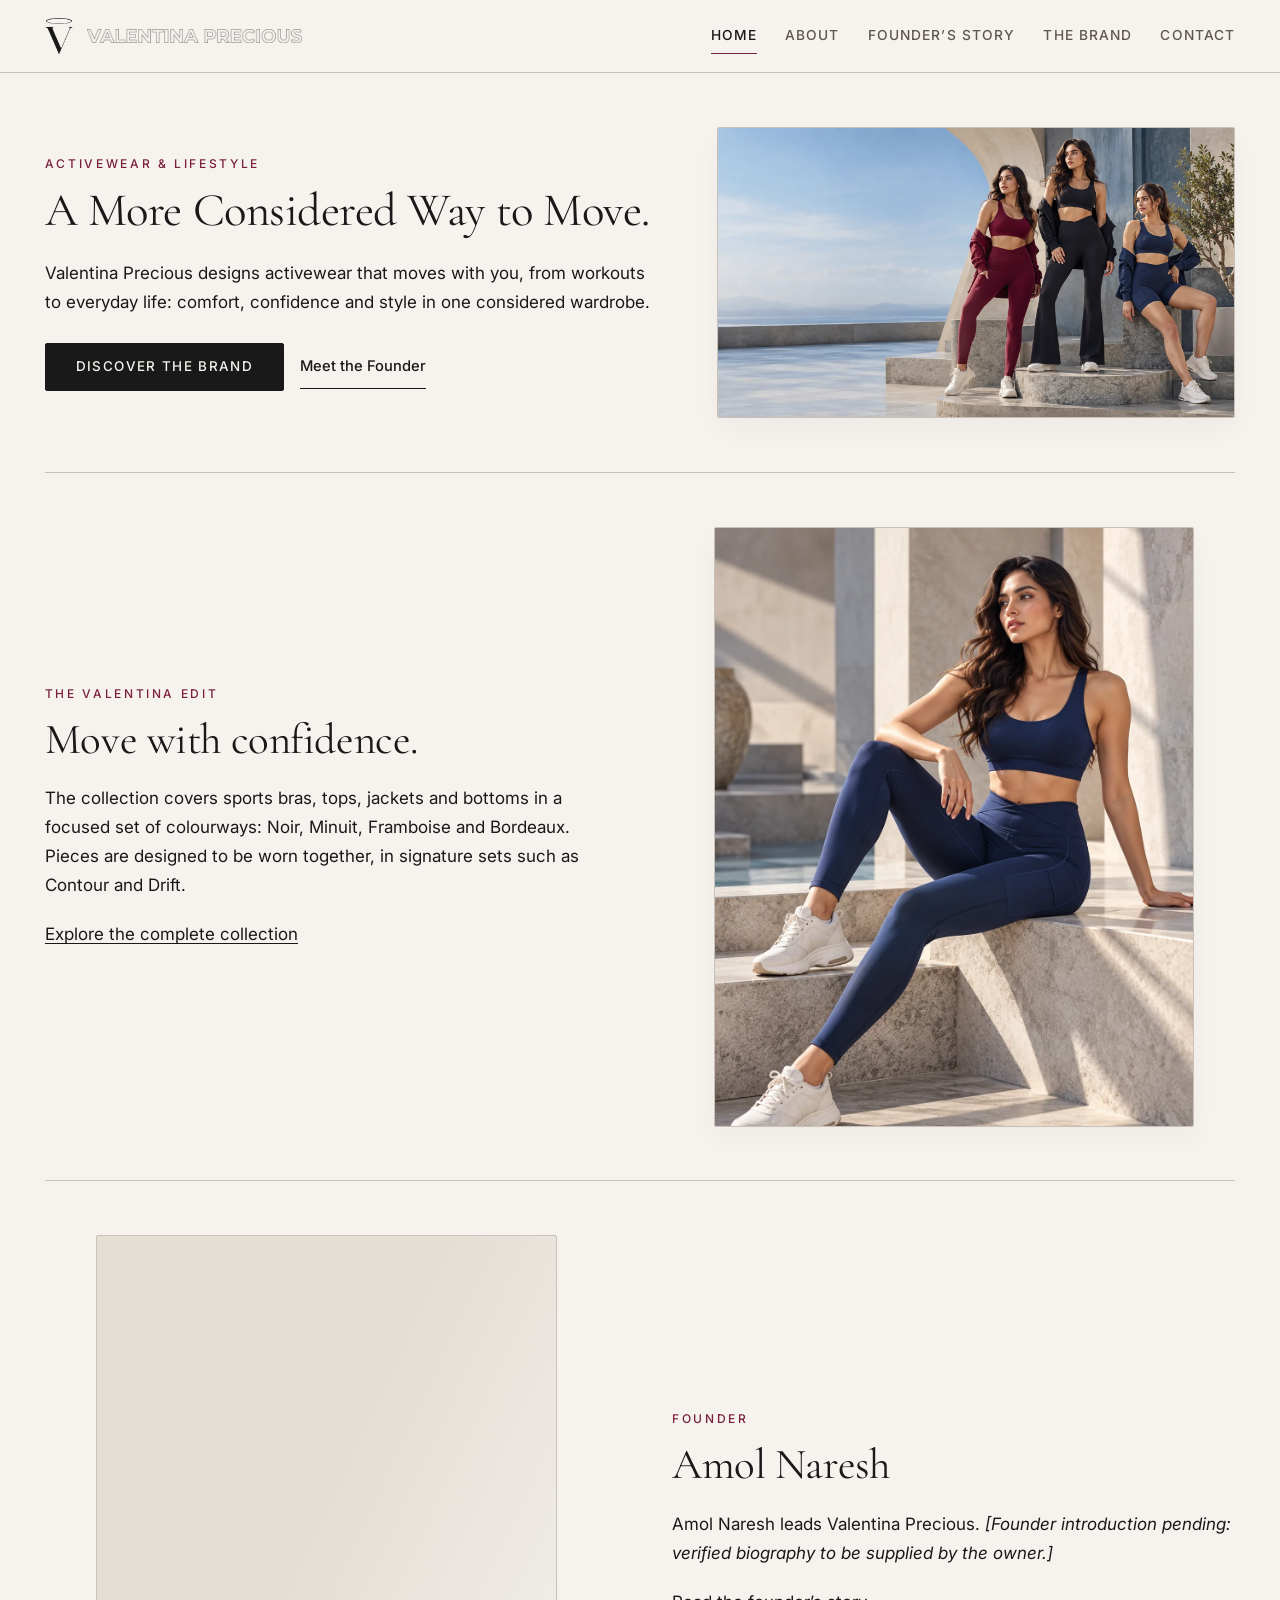
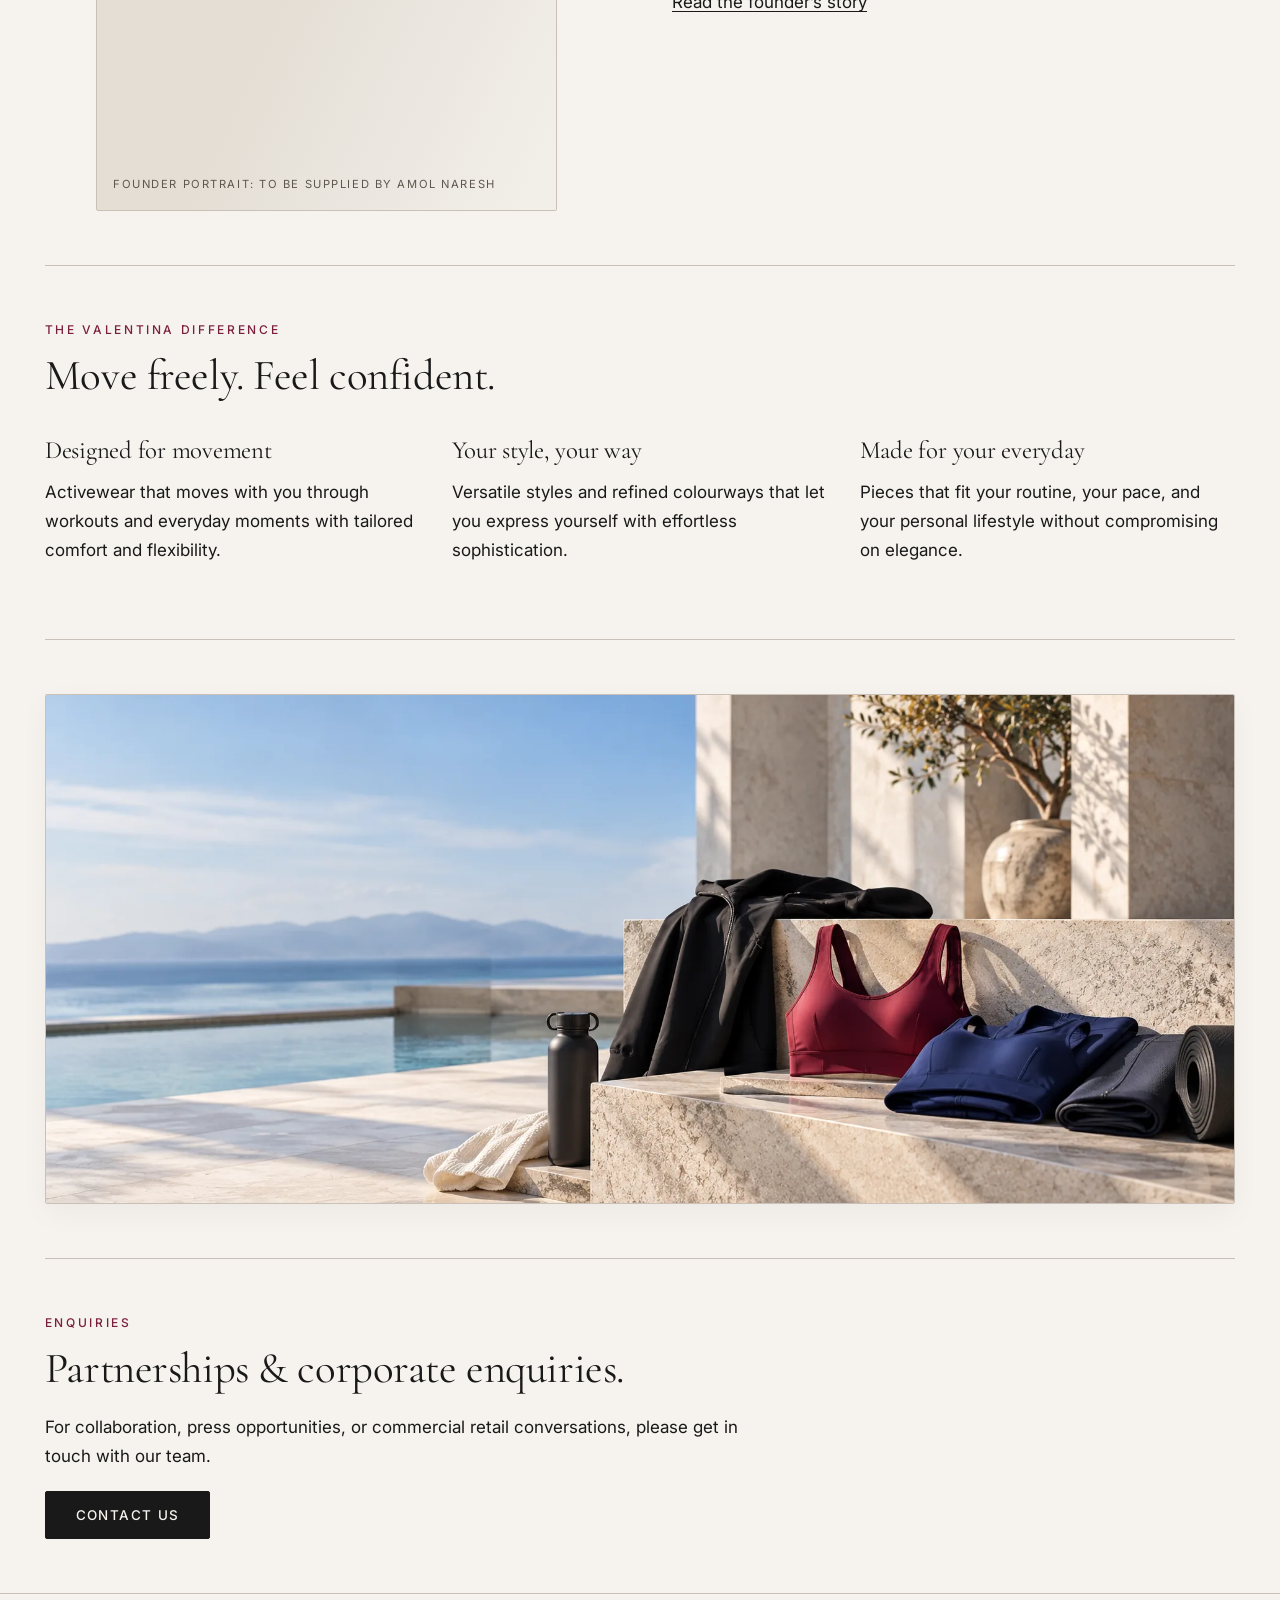
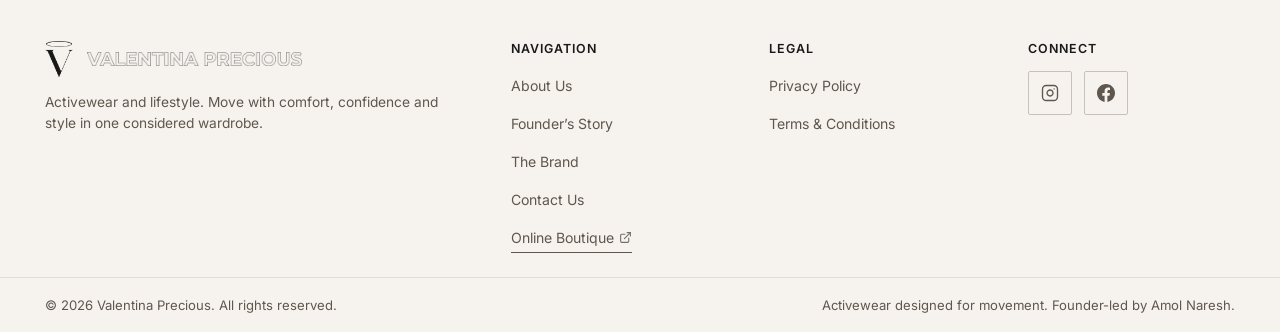
<file: index.html>
<!DOCTYPE html>
<html lang="en">
<head>
  <meta charset="utf-8">
  <meta name="viewport" content="width=device-width, initial-scale=1, viewport-fit=cover">
  <title>Valentina Precious — Activewear &amp; Lifestyle</title>
  <meta name="description" content="Valentina Precious designs luxury activewear and lifestyle essentials that move with you from workouts to everyday life. Founder-led by Amol Naresh.">
  <link rel="canonical" href="https://valentinaprecious.com/">

  <!-- Theme Colors for System Appearance -->
  <meta name="theme-color" content="#F6F3EE" media="(prefers-color-scheme: light)">
  <meta name="theme-color" content="#171513" media="(prefers-color-scheme: dark)">
  <meta name="robots" content="index, follow, max-image-preview:large, max-snippet:-1, max-video-preview:-1">

  <!-- Open Graph / Facebook -->
  <meta property="og:type" content="website">
  <meta property="og:site_name" content="Valentina Precious">
  <meta property="og:url" content="https://valentinaprecious.com/">
  <meta property="og:title" content="Valentina Precious — A More Considered Way to Move">
  <meta property="og:description" content="Comfort, confidence, and style in one considered wardrobe. Activewear designed to move with you through workouts and everyday life. Founder-led by Amol Naresh.">
  <meta property="og:image" content="https://valentinaprecious.com/apple-touch-icon.png">

  <!-- Twitter Cards -->
  <meta name="twitter:card" content="summary_large_image">
  <meta name="twitter:url" content="https://valentinaprecious.com/">
  <meta name="twitter:title" content="Valentina Precious — Activewear &amp; Lifestyle">
  <meta name="twitter:description" content="Activewear that moves with you from workouts to everyday life. Founder-led by Amol Naresh.">
  <meta name="twitter:image" content="https://valentinaprecious.com/apple-touch-icon.png">

  <!-- Favicons and Web App Manifest -->
  <link rel="icon" type="image/svg+xml" href="favicon.svg">
  <link rel="icon" type="image/x-icon" href="favicon.ico" sizes="32x32">
  <link rel="apple-touch-icon" href="apple-touch-icon.png" sizes="180x180">
  <link rel="manifest" href="site.webmanifest">

  <!-- Typography: Cormorant Garamond & Inter -->
  <link rel="preconnect" href="https://fonts.googleapis.com">
  <link rel="preconnect" href="https://fonts.gstatic.com" crossorigin>
  <link rel="stylesheet" href="https://fonts.googleapis.com/css2?family=Cormorant+Garamond:wght@400;500;600&family=Inter:wght@400;500;600&display=swap">

  <!-- Modular Stylesheets -->
  <link rel="stylesheet" href="assets/css/main.css">
  <link rel="stylesheet" href="assets/css/components.css">
  <link rel="stylesheet" href="assets/css/responsive.css">

  <!-- Progressive Enhancement Class Flag -->
  <script>document.documentElement.classList.add('js');</script>

  <!-- JSON-LD Structured Data: Organization, WebSite & Person -->
  <script type="application/ld+json">
  {
    "@context": "https://schema.org",
    "@graph": [
      {
        "@type": "Organization",
        "@id": "https://valentinaprecious.com/#organization",
        "name": "Valentina Precious",
        "url": "https://valentinaprecious.com/",
        "logo": "https://valentinaprecious.com/assets/images/brand/logo.svg",
        "founder": {
          "@type": "Person",
          "name": "Amol Naresh"
        },
        "description": "Activewear and lifestyle brand designed to move with you from workouts to everyday life.",
        "sameAs": [
          "https://www.instagram.com/valentina.precious.lifestyle/",
          "https://www.facebook.com/people/Valentina-Precious"
        ]
      },
      {
        "@type": "WebSite",
        "@id": "https://valentinaprecious.com/#website",
        "url": "https://valentinaprecious.com/",
        "name": "Valentina Precious",
        "publisher": {
          "@id": "https://valentinaprecious.com/#organization"
        }
      },
      {
        "@type": "Person",
        "@id": "https://valentinaprecious.com/#founder",
        "name": "Amol Naresh",
        "jobTitle": "Founder",
        "worksFor": {
          "@id": "https://valentinaprecious.com/#organization"
        }
      }
    ]
  }
  </script>
</head>
<body>
  <!-- Accessible Skip Navigation Link -->
  <a class="skip-link" href="#main">Skip to main content</a>

  <!-- Header & Navigation Bar -->
  <header>
    <div class="wrap bar">
      <a class="brand-lockup" href="#home" aria-label="Valentina Precious Homepage">
        <picture>
          <source srcset="assets/images/brand/monogram-light.png" media="(prefers-color-scheme: dark)">
          <img class="brand-monogram" src="assets/images/brand/monogram-dark.png" alt="" width="28" height="36">
        </picture>
        <picture>
          <source srcset="assets/images/brand/wordmark-light.png" media="(prefers-color-scheme: dark)">
          <img class="brand-wordmark" src="assets/images/brand/wordmark-dark.png" alt="Valentina Precious" width="215" height="14">
        </picture>
      </a>

      <button id="mb" aria-expanded="false" aria-controls="nav" aria-label="Open navigation menu">
        <span class="icon-menu" aria-hidden="true">
          <svg xmlns="http://www.w3.org/2000/svg" width="20" height="20" viewBox="0 0 24 24" fill="none" stroke="currentColor" stroke-width="1.8" stroke-linecap="round" stroke-linejoin="round" focusable="false"><line x1="3" y1="12" x2="21" y2="12"></line><line x1="3" y1="6" x2="21" y2="6"></line><line x1="3" y1="18" x2="21" y2="18"></line></svg>
        </span>
        <span class="icon-close" aria-hidden="true">
          <svg xmlns="http://www.w3.org/2000/svg" width="20" height="20" viewBox="0 0 24 24" fill="none" stroke="currentColor" stroke-width="1.8" stroke-linecap="round" stroke-linejoin="round" focusable="false"><line x1="18" y1="6" x2="6" y2="18"></line><line x1="6" y1="6" x2="18" y2="18"></line></svg>
        </span>
        <span>Menu</span>
      </button>

      <nav id="nav" aria-label="Primary Navigation">
        <ul>
          <li><a href="#home" data-r="home">Home</a></li>
          <li><a href="#about" data-r="about">About</a></li>
          <li><a href="#founder" data-r="founder">Founder’s Story</a></li>
          <li><a href="#brand" data-r="brand">The Brand</a></li>
          <li><a href="#contact" data-r="contact">Contact</a></li>
        </ul>
      </nav>
    </div>
  </header>

  <!-- Main Content Landmark -->
  <main id="main" tabindex="-1">
    <div class="wrap">

      <!-- View: Home -->
      <article class="view" id="v-home">
        <!-- Hero Section -->
        <section aria-labelledby="hero-title">
          <div class="grid w">
            <div>
              <p class="eyebrow">Activewear &amp; Lifestyle</p>
              <h1 id="hero-title">A More Considered Way to Move.</h1>
              <p>Valentina Precious designs activewear that moves with you, from workouts to everyday life: comfort, confidence and style in one considered wardrobe.</p>
              <div class="hero-actions">
                <a class="btn" href="#about">Discover the Brand</a>
                <a class="lnk" href="#founder">Meet the Founder</a>
              </div>
            </div>
            <div class="hero-media">
              <img src="assets/images/hero/hero-image.webp" alt="Women in premium activewear in a minimal architectural setting" width="1672" height="941" fetchpriority="high">
            </div>
          </div>
        </section>

        <!-- Brand Edit Showcase -->
        <section aria-labelledby="edit-title">
          <div class="grid">
            <div>
              <p class="eyebrow">The Valentina Edit</p>
              <h2 id="edit-title">Move with confidence.</h2>
              <p>The collection covers sports bras, tops, jackets and bottoms in a focused set of colourways: Noir, Minuit, Framboise and Bordeaux. Pieces are designed to be worn together, in signature sets such as Contour and Drift.</p>
              <p><a href="#brand">Explore the complete collection</a></p>
            </div>
            <div class="philosophy-media">
              <img src="assets/images/brand-story/philosophy.webp" alt="Woman in a fitted navy activewear set in a minimal interior" width="1122" height="1402" loading="lazy" decoding="async">
            </div>
          </div>
        </section>

        <!-- Founder Spotlight -->
        <section aria-labelledby="founder-spotlight-title">
          <div class="grid">
            <div class="ph r45" role="img" aria-label="Founder Amol Naresh portrait placeholder">
              <span class="ph-caption">Founder portrait: to be supplied by Amol Naresh</span>
            </div>
            <div>
              <p class="eyebrow">Founder</p>
              <h2 id="founder-spotlight-title">Amol Naresh</h2>
              <p>Amol Naresh leads Valentina Precious. <em>[Founder introduction pending: verified biography to be supplied by the owner.]</em></p>
              <p><a href="#founder">Read the founder’s story</a></p>
            </div>
          </div>
        </section>

        <!-- The Valentina Difference -->
        <section aria-labelledby="difference-title">
          <p class="eyebrow">The Valentina Difference</p>
          <h2 id="difference-title">Move freely. Feel confident.</h2>
          <div class="cards difference-cards">
            <div>
              <h3>Designed for movement</h3>
              <p>Activewear that moves with you through workouts and everyday moments with tailored comfort and flexibility.</p>
            </div>
            <div>
              <h3>Your style, your way</h3>
              <p>Versatile styles and refined colourways that let you express yourself with effortless sophistication.</p>
            </div>
            <div>
              <h3>Made for your everyday</h3>
              <p>Pieces that fit your routine, your pace, and your personal lifestyle without compromising on elegance.</p>
            </div>
          </div>
        </section>

        <!-- Editorial Panorama Banner -->
        <section aria-label="Editorial Brand Banner">
          <div class="banner-media">
            <img src="assets/images/brand-story/banner.webp" alt="" width="1916" height="821" loading="lazy" decoding="async" aria-hidden="true">
          </div>
        </section>

        <!-- Corporate Enquiries Teaser -->
        <section aria-labelledby="enquiries-cta-title">
          <p class="eyebrow">Enquiries</p>
          <h2 id="enquiries-cta-title">Partnerships &amp; corporate enquiries.</h2>
          <p>For collaboration, press opportunities, or commercial retail conversations, please get in touch with our team.</p>
          <div style="margin-top: 20px;">
            <a class="btn" href="#contact">Contact us</a>
          </div>
        </section>
      </article>

      <!-- View: About -->
      <article class="view" id="v-about">
        <section aria-labelledby="about-heading">
          <div class="grid top">
            <div>
              <p class="eyebrow">About Us</p>
              <h1 id="about-heading">About Valentina Precious</h1>
              <p>Valentina Precious is an activewear and lifestyle brand built around one idea: clothing that supports you from your workout to the rest of your day. Its core philosophy embodies “comfort, confidence, and style”.</p>
              <p>The range is deliberately focused: sports bras, tops, jackets, and bottoms, grouped into coordinated sets so pieces can be mixed and matched effortlessly. Signature collections include the Contour and Drift sets.</p>
              <p>The brand is led by founder Amol Naresh. <em>[Further purpose and positioning copy pending verified material from the owner.]</em></p>
              <p>This corporate website presents the brand, its design ethos, and leadership. Products, sizing guides, and customer orders live at our official online flagship: <a class="lnk-ext" href="https://valentinaprecious.com/" target="_blank" rel="noopener noreferrer"><span>valentinaprecious.com</span> <svg class="icon-ext" xmlns="http://www.w3.org/2000/svg" width="13" height="13" viewBox="0 0 24 24" fill="none" stroke="currentColor" stroke-width="2" stroke-linecap="round" stroke-linejoin="round" aria-hidden="true" focusable="false"><path d="M18 13v6a2 2 0 0 1-2 2H5a2 2 0 0 1-2-2V8a2 2 0 0 1 2-2h6"></path><polyline points="15 3 21 3 21 9"></polyline><line x1="10" y1="14" x2="21" y2="3"></line></svg></a>.</p>
            </div>
            <div class="philosophy-media">
              <img src="assets/images/brand-story/philosophy.webp" alt="Woman in a fitted navy activewear set in a minimal interior" width="1122" height="1402" loading="lazy" decoding="async">
            </div>
          </div>
        </section>
      </article>

      <!-- View: Founder -->
      <article class="view" id="v-founder">
        <section aria-labelledby="founder-title">
          <div class="grid top">
            <div class="ph r45" role="img" aria-label="Founder Amol Naresh portrait placeholder">
              <span class="ph-caption">Founder portrait: to be supplied by Amol Naresh</span>
            </div>
            <div>
              <p class="eyebrow">Founder’s Story</p>
              <h1 id="founder-title">Amol Naresh</h1>
              <div class="note">
                <strong>Editorial Transparency Note:</strong> Public sources do not yet describe the founder’s background in full detail, so nothing here is invented. Sections below await verified biographical information from Amol Naresh.
              </div>
              <h3>Vision</h3>
              <p>[Pending: verified statement from Amol Naresh.]</p>
              <h3>Connection to the Brand</h3>
              <p>[Pending: founder’s personal philosophy and activewear perspective.]</p>
              <h3>Journey and Aspirations</h3>
              <p>[Pending: entrepreneurial journey and corporate roadmap.]</p>
            </div>
          </div>
        </section>
      </article>

      <!-- View: The Brand & Collections -->
      <article class="view" id="v-brand">
        <section aria-labelledby="collection-title">
          <p class="eyebrow">The Brand</p>
          <h1 id="collection-title">The Valentina Collection</h1>
          <p>Four primary categories, meticulously crafted to work in unison. Prices are as listed on the official store (in Indian Rupees, Rs.) and may change; each card links directly to the verified product page.</p>

          <ul class="pills" aria-label="Product categories">
            <li>Sports Bra</li>
            <li>Top</li>
            <li>Jacket</li>
            <li>Bottom</li>
          </ul>

          <div style="margin-bottom: 28px;">
            <a class="btn" href="https://valentinaprecious.com/collections/all" target="_blank" rel="noopener noreferrer">
              <span>Shop at valentinaprecious.com</span>
              <svg class="icon-ext" xmlns="http://www.w3.org/2000/svg" width="13" height="13" viewBox="0 0 24 24" fill="none" stroke="currentColor" stroke-width="2" stroke-linecap="round" stroke-linejoin="round" aria-hidden="true" focusable="false"><path d="M18 13v6a2 2 0 0 1-2 2H5a2 2 0 0 1-2-2V8a2 2 0 0 1 2-2h6"></path><polyline points="15 3 21 3 21 9"></polyline><line x1="10" y1="14" x2="21" y2="3"></line></svg>
            </a>
          </div>

          <!-- Product Cards Grid -->
          <div class="cards">
            <!-- 1. The Contour Jacket -->
            <a class="card" href="https://valentinaprecious.com/products/the-contour-jacket" target="_blank" rel="noopener noreferrer">
              <div class="card-media">
                <img src="assets/images/collections/the-contour-jacket.jpg" alt="The Contour Jacket by Valentina Precious" width="600" height="750" loading="lazy" decoding="async">
              </div>
              <h3>The Contour Jacket</h3>
              <span>Rs. 4,999 · Noir, Minuit, Framboise</span>
            </a>

            <!-- 2. The Contour Bra -->
            <a class="card" href="https://valentinaprecious.com/products/the-contour-bra" target="_blank" rel="noopener noreferrer">
              <div class="card-media">
                <img src="assets/images/collections/the-contour-bra.jpg" alt="The Contour Bra by Valentina Precious" width="600" height="750" loading="lazy" decoding="async">
              </div>
              <h3>The Contour Bra</h3>
              <span>Rs. 2,499 · Noir, Minuit, Framboise</span>
            </a>

            <!-- 3. The Contour Legging -->
            <a class="card" href="https://valentinaprecious.com/products/the-contour-legging" target="_blank" rel="noopener noreferrer">
              <div class="card-media">
                <img src="assets/images/collections/the-contour-legging.jpg" alt="The Contour Legging by Valentina Precious" width="600" height="750" loading="lazy" decoding="async">
              </div>
              <h3>The Contour Legging</h3>
              <span>Rs. 3,999 · Noir, Minuit, Framboise</span>
            </a>

            <!-- 4. The Contour Short -->
            <a class="card" href="https://valentinaprecious.com/products/the-contour-short" target="_blank" rel="noopener noreferrer">
              <div class="card-media">
                <img src="assets/images/collections/the-contour-short.jpg" alt="The Contour Short by Valentina Precious" width="600" height="750" loading="lazy" decoding="async">
              </div>
              <h3>The Contour Short</h3>
              <span>Rs. 1,499 · Noir, Minuit, Framboise</span>
            </a>

            <!-- 5. The Wide-Leg Pant -->
            <a class="card" href="https://valentinaprecious.com/products/the-wide-leg-pant" target="_blank" rel="noopener noreferrer">
              <div class="card-media">
                <img src="assets/images/collections/the-wide-leg-pant.jpg" alt="The Wide-Leg Pant by Valentina Precious" width="600" height="750" loading="lazy" decoding="async">
              </div>
              <h3>The Wide-Leg Pant</h3>
              <span>Rs. 3,999 · Noir, Minuit, Bordeaux</span>
            </a>

            <!-- 6. The Drift Bra -->
            <a class="card" href="https://valentinaprecious.com/products/the-drift-bra" target="_blank" rel="noopener noreferrer">
              <div class="card-media">
                <img src="assets/images/collections/the-drift-bra.jpg" alt="The Drift Bra by Valentina Precious" width="600" height="750" loading="lazy" decoding="async">
              </div>
              <h3>The Drift Bra</h3>
              <span>Rs. 2,499 · Noir, Minuit, Framboise</span>
            </a>

            <!-- 7. The Drift Tee -->
            <a class="card" href="https://valentinaprecious.com/products/the-drift-tee" target="_blank" rel="noopener noreferrer">
              <div class="card-media">
                <img src="assets/images/collections/the-drift-tee.jpg" alt="The Drift Tee by Valentina Precious" width="600" height="750" loading="lazy" decoding="async">
              </div>
              <h3>The Drift Tee</h3>
              <span>Rs. 1,799 · Noir, Minuit, Framboise</span>
            </a>

            <!-- 8. The Drift Vest -->
            <a class="card" href="https://valentinaprecious.com/products/the-drift-vest" target="_blank" rel="noopener noreferrer">
              <div class="card-media">
                <img src="assets/images/collections/the-drift-vest.jpg" alt="The Drift Vest by Valentina Precious" width="600" height="750" loading="lazy" decoding="async">
              </div>
              <h3>The Drift Vest</h3>
              <span>Rs. 1,799 · Noir, Minuit, Framboise</span>
            </a>

            <!-- 9. The Drift Short -->
            <a class="card" href="https://valentinaprecious.com/products/the-drift-short" target="_blank" rel="noopener noreferrer">
              <div class="card-media">
                <img src="assets/images/collections/the-drift-short.jpg" alt="The Drift Short by Valentina Precious" width="600" height="750" loading="lazy" decoding="async">
              </div>
              <h3>The Drift Short</h3>
              <span>Rs. 1,499 · Noir, Minuit, Framboise</span>
            </a>
          </div>

          <div class="note" style="margin-top: 36px;">
            <strong>Collection Showcase:</strong> Featuring authentic studio photography from the official Valentina Precious collection.
          </div>

          <!-- Clean Single Social Group (No Duplicate Links or Ext Icons) -->
          <div class="brand-social-bar">
            <span class="brand-social-label">Official brand channels:</span>
            <div class="social-icon-group">
              <a class="social-icon-btn" href="https://www.instagram.com/valentina.precious.lifestyle/" target="_blank" rel="noopener noreferrer" aria-label="Valentina Precious on Instagram">
                <svg class="icon-social" xmlns="http://www.w3.org/2000/svg" width="18" height="18" viewBox="0 0 24 24" fill="none" stroke="currentColor" stroke-width="1.8" stroke-linecap="round" stroke-linejoin="round" aria-hidden="true" focusable="false"><rect x="2" y="2" width="20" height="20" rx="5" ry="5"></rect><path d="M16 11.37A4 4 0 1 1 12.63 8 4 4 0 0 1 16 11.37z"></path><line x1="17.5" y1="6.5" x2="17.51" y2="6.5"></line></svg>
              </a>
              <a class="social-icon-btn" href="https://www.facebook.com/people/Valentina-Precious" target="_blank" rel="noopener noreferrer" aria-label="Valentina Precious on Facebook">
                <svg class="icon-social" xmlns="http://www.w3.org/2000/svg" width="18" height="18" viewBox="0 0 24 24" fill="currentColor" aria-hidden="true" focusable="false"><path d="M24 12.073c0-6.627-5.373-12-12-12s-12 5.373-12 12c0 5.99 4.388 10.954 10.125 11.854v-8.385H7.078v-3.47h3.047V9.43c0-3.007 1.792-4.669 4.533-4.669 1.312 0 2.686.235 2.686.235v2.953H15.83c-1.491 0-1.956.925-1.956 1.874v2.25h3.328l-.532 3.47h-2.796v8.385C19.612 23.027 24 18.062 24 12.073z"/></svg>
              </a>
            </div>
          </div>
        </section>
      </article>

      <!-- View: Contact & Corporate Enquiries -->
      <article class="view" id="v-contact">
        <section aria-labelledby="contact-heading">
          <div class="contact-layout">
            <!-- Left Column: Form -->
            <div class="contact-form-col">
              <p class="eyebrow">Contact Us</p>
              <h1 id="contact-heading">Corporate Enquiries</h1>
              <p class="contact-sub">For strategic partnerships, corporate collaborations, media relations, or wholesale enquiries, submit the form below.</p>

              <form id="f" novalidate>
                <!-- Spam Bot Honeypot Field -->
                <div class="hp" aria-hidden="true">
                  <label for="website-hp">Leave this field blank</label>
                  <input id="website-hp" name="website" tabindex="-1" autocomplete="off">
                </div>

                <div class="form-group">
                  <label for="n">Your Name *</label>
                  <input id="n" name="name" type="text" autocomplete="name" required placeholder="Amol Naresh">
                  <span class="err" id="e-n" role="alert"></span>
                </div>

                <div class="form-group">
                  <label for="e">Business Email *</label>
                  <input id="e" name="email" type="email" autocomplete="email" required placeholder="partner@example.com">
                  <span class="err" id="e-e" role="alert"></span>
                </div>

                <div class="form-group">
                  <label for="t">Enquiry Type *</label>
                  <select id="t" name="type" required>
                    <option value="">Select an enquiry type…</option>
                    <option value="Partnership">Strategic Partnership</option>
                    <option value="Press">Press &amp; Media</option>
                    <option value="Retail">Retail &amp; Distribution</option>
                    <option value="General">General Enquiry</option>
                  </select>
                  <span class="err" id="e-t" role="alert"></span>
                </div>

                <div class="form-group">
                  <label for="m">Message *</label>
                  <textarea id="m" name="message" rows="3" required placeholder="Please provide details about your proposal or enquiry (minimum 10 characters)…"></textarea>
                  <span class="err" id="e-m" role="alert"></span>
                </div>

                <div class="form-submit-row">
                  <button class="btn" type="submit">Send enquiry</button>
                  <span class="form-privacy-hint">Confidential corporate communication.</span>
                </div>

                <div id="st" role="status" class="form-status" hidden></div>
              </form>
            </div>

            <!-- Right Column: Context & Official Profiles -->
            <div class="contact-sidebar">
              <div class="contact-sidebar-block">
                <h3>Customer Care &amp; Boutique Orders</h3>
                <p>For retail orders, exchanges, sizing guidance, and shipping questions, please visit the boutique portal:</p>
                <p>
                  <a class="lnk-ext" href="https://valentinaprecious.com/pages/contact" target="_blank" rel="noopener noreferrer">
                    <span>Customer Care Portal</span>
                    <svg class="icon-ext" xmlns="http://www.w3.org/2000/svg" width="13" height="13" viewBox="0 0 24 24" fill="none" stroke="currentColor" stroke-width="2" stroke-linecap="round" stroke-linejoin="round" aria-hidden="true" focusable="false"><path d="M18 13v6a2 2 0 0 1-2 2H5a2 2 0 0 1-2-2V8a2 2 0 0 1 2-2h6"></path><polyline points="15 3 21 3 21 9"></polyline><line x1="10" y1="14" x2="21" y2="3"></line></svg>
                  </a>
                </p>
              </div>

              <div class="contact-sidebar-block">
                <h3>Official Profiles</h3>
                <p>Follow our brand releases and editorial campaigns:</p>
                <div class="social-icon-group" style="margin-top: 8px;">
                  <a class="social-icon-btn" href="https://www.instagram.com/valentina.precious.lifestyle/" target="_blank" rel="noopener noreferrer" aria-label="Valentina Precious on Instagram">
                    <svg class="icon-social" xmlns="http://www.w3.org/2000/svg" width="18" height="18" viewBox="0 0 24 24" fill="none" stroke="currentColor" stroke-width="1.8" stroke-linecap="round" stroke-linejoin="round" aria-hidden="true" focusable="false"><rect x="2" y="2" width="20" height="20" rx="5" ry="5"></rect><path d="M16 11.37A4 4 0 1 1 12.63 8 4 4 0 0 1 16 11.37z"></path><line x1="17.5" y1="6.5" x2="17.51" y2="6.5"></line></svg>
                  </a>
                  <a class="social-icon-btn" href="https://www.facebook.com/people/Valentina-Precious" target="_blank" rel="noopener noreferrer" aria-label="Valentina Precious on Facebook">
                    <svg class="icon-social" xmlns="http://www.w3.org/2000/svg" width="18" height="18" viewBox="0 0 24 24" fill="currentColor" aria-hidden="true" focusable="false"><path d="M24 12.073c0-6.627-5.373-12-12-12s-12 5.373-12 12c0 5.99 4.388 10.954 10.125 11.854v-8.385H7.078v-3.47h3.047V9.43c0-3.007 1.792-4.669 4.533-4.669 1.312 0 2.686.235 2.686.235v2.953H15.83c-1.491 0-1.956.925-1.956 1.874v2.25h3.328l-.532 3.47h-2.796v8.385C19.612 23.027 24 18.062 24 12.073z"/></svg>
                  </a>
                </div>
              </div>

              <div class="note contact-verification-note">
                <strong>Verification Status:</strong> Direct corporate telephone and registered office email will be published upon verified owner confirmation.
              </div>
            </div>
          </div>
        </section>
      </article>

      <!-- View: Privacy Policy -->
      <article class="view" id="v-privacy">
        <section aria-labelledby="privacy-title">
          <p class="eyebrow">Legal &amp; Compliance</p>
          <h1 id="privacy-title">Privacy Policy</h1>
          <div class="note">
            <strong>Legal Notice:</strong> This document applies to corporate enquiries submitted through this website. Retail store transactions are governed by the <a class="lnk-ext" href="https://valentinaprecious.com/policies/privacy-policy" target="_blank" rel="noopener noreferrer"><span>official boutique privacy policy</span> <svg class="icon-ext" xmlns="http://www.w3.org/2000/svg" width="13" height="13" viewBox="0 0 24 24" fill="none" stroke="currentColor" stroke-width="2" stroke-linecap="round" stroke-linejoin="round" aria-hidden="true" focusable="false"><path d="M18 13v6a2 2 0 0 1-2 2H5a2 2 0 0 1-2-2V8a2 2 0 0 1 2-2h6"></path><polyline points="15 3 21 3 21 9"></polyline><line x1="10" y1="14" x2="21" y2="3"></line></svg></a>.
          </div>

          <h3>Information Collected</h3>
          <p>When you contact us through the corporate enquiry form, we collect the details you voluntarily submit: your name, email address, enquiry type, and message.</p>

          <h3>Purpose &amp; Use</h3>
          <p>We use this information exclusively to review and respond to your partnership, press, or business enquiry.</p>

          <h3>Storage &amp; Data Security</h3>
          <p>We implement appropriate technical and administrative measures to safeguard personal data against unauthorized access or disclosure.</p>

          <h3>Third-Party Links</h3>
          <p>This website links to external platforms including our ecommerce store, Instagram, and Facebook. Please refer to their individual privacy practices when visiting those platforms.</p>

          <h3>Cookies &amp; Tracking</h3>
          <p>This static website does not deploy third-party advertising cookies or invasive behavioral trackers.</p>

          <h3>Contact</h3>
          <p>For questions regarding this privacy policy, please contact us through the corporate enquiry form.</p>
        </section>
      </article>

      <!-- View: Terms & Conditions -->
      <article class="view" id="v-terms">
        <section aria-labelledby="terms-title">
          <p class="eyebrow">Legal &amp; Compliance</p>
          <h1 id="terms-title">Terms &amp; Conditions</h1>
          <div class="note">
            <strong>Commercial Terms:</strong> This corporate website provides informational and partnership material for Valentina Precious. All consumer merchandise purchases are governed by our store <a class="lnk-ext" href="https://valentinaprecious.com/policies/refund-policy" target="_blank" rel="noopener noreferrer"><span>Refund Policy</span> <svg class="icon-ext" xmlns="http://www.w3.org/2000/svg" width="13" height="13" viewBox="0 0 24 24" fill="none" stroke="currentColor" stroke-width="2" stroke-linecap="round" stroke-linejoin="round" aria-hidden="true" focusable="false"><path d="M18 13v6a2 2 0 0 1-2 2H5a2 2 0 0 1-2-2V8a2 2 0 0 1 2-2h6"></path><polyline points="15 3 21 3 21 9"></polyline><line x1="10" y1="14" x2="21" y2="3"></line></svg></a> and <a class="lnk-ext" href="https://valentinaprecious.com/policies/shipping-policy" target="_blank" rel="noopener noreferrer"><span>Shipping Policy</span> <svg class="icon-ext" xmlns="http://www.w3.org/2000/svg" width="13" height="13" viewBox="0 0 24 24" fill="none" stroke="currentColor" stroke-width="2" stroke-linecap="round" stroke-linejoin="round" aria-hidden="true" focusable="false"><path d="M18 13v6a2 2 0 0 1-2 2H5a2 2 0 0 1-2-2V8a2 2 0 0 1 2-2h6"></path><polyline points="15 3 21 3 21 9"></polyline><line x1="10" y1="14" x2="21" y2="3"></line></svg></a>.
          </div>

          <h3>Website Information</h3>
          <p>All content on this website is provided for informational and business presentation purposes. Product specifications and pricing reflect current offerings and may be updated periodically.</p>

          <h3>Intellectual Property</h3>
          <p>The Valentina Precious name, logo, monogram, activewear designs, imagery, and text assets are the exclusive intellectual property of Valentina Precious and its founder, Amol Naresh. Unauthorized reproduction or commercial use is strictly prohibited.</p>

          <h3>External Resources</h3>
          <p>Links to third-party services and social platforms are provided for convenience. Valentina Precious is not responsible for the content or policies of independent third-party websites.</p>

          <h3>Governing Law</h3>
          <p>These terms are governed by the applicable laws of the jurisdiction in which Valentina Precious is registered.</p>
        </section>
      </article>

    </div>
  </main>

  <!-- Global Footer: Consistent 4-Column Layout -->
  <footer>
    <div class="wrap fg">
      <!-- 1. Brand Area (Logo appears only once) -->
      <div class="footer-col">
        <a class="brand-lockup" href="#home" aria-label="Valentina Precious Homepage">
          <picture>
            <source srcset="assets/images/brand/monogram-light.png" media="(prefers-color-scheme: dark)">
            <img class="brand-monogram" src="assets/images/brand/monogram-dark.png" alt="" width="28" height="36">
          </picture>
          <picture>
            <source srcset="assets/images/brand/wordmark-light.png" media="(prefers-color-scheme: dark)">
            <img class="brand-wordmark" src="assets/images/brand/wordmark-dark.png" alt="Valentina Precious" width="215" height="14">
          </picture>
        </a>
        <p class="footer-statement">Activewear and lifestyle. Move with comfort, confidence and style in one considered wardrobe.</p>
      </div>

      <!-- 2. Navigation Area -->
      <nav class="footer-col footer-nav" aria-label="Footer Navigation">
        <span class="footer-col-title">Navigation</span>
        <ul>
          <li><a href="#about">About Us</a></li>
          <li><a href="#founder">Founder’s Story</a></li>
          <li><a href="#brand">The Brand</a></li>
          <li><a href="#contact">Contact Us</a></li>
          <li>
            <a class="lnk-ext" href="https://valentinaprecious.com/collections/all" target="_blank" rel="noopener noreferrer">
              <span>Online Boutique</span>
              <svg class="icon-ext" xmlns="http://www.w3.org/2000/svg" width="13" height="13" viewBox="0 0 24 24" fill="none" stroke="currentColor" stroke-width="2" stroke-linecap="round" stroke-linejoin="round" aria-hidden="true" focusable="false"><path d="M18 13v6a2 2 0 0 1-2 2H5a2 2 0 0 1-2-2V8a2 2 0 0 1 2-2h6"></path><polyline points="15 3 21 3 21 9"></polyline><line x1="10" y1="14" x2="21" y2="3"></line></svg>
            </a>
          </li>
        </ul>
      </nav>

      <!-- 3. Legal Area -->
      <nav class="footer-col footer-nav" aria-label="Legal Links">
        <span class="footer-col-title">Legal</span>
        <ul>
          <li><a href="#privacy">Privacy Policy</a></li>
          <li><a href="#terms">Terms &amp; Conditions</a></li>
        </ul>
      </nav>

      <!-- 4. Social Area: One Instagram & One Facebook icon (No Duplicate Icons) -->
      <div class="footer-col">
        <span class="footer-col-title">Connect</span>
        <div class="social-icon-group">
          <a class="social-icon-btn" href="https://www.instagram.com/valentina.precious.lifestyle/" target="_blank" rel="noopener noreferrer" aria-label="Follow Valentina Precious on Instagram">
            <svg class="icon-social" xmlns="http://www.w3.org/2000/svg" width="18" height="18" viewBox="0 0 24 24" fill="none" stroke="currentColor" stroke-width="1.8" stroke-linecap="round" stroke-linejoin="round" aria-hidden="true" focusable="false"><rect x="2" y="2" width="20" height="20" rx="5" ry="5"></rect><path d="M16 11.37A4 4 0 1 1 12.63 8 4 4 0 0 1 16 11.37z"></path><line x1="17.5" y1="6.5" x2="17.51" y2="6.5"></line></svg>
          </a>
          <a class="social-icon-btn" href="https://www.facebook.com/people/Valentina-Precious" target="_blank" rel="noopener noreferrer" aria-label="Follow Valentina Precious on Facebook">
            <svg class="icon-social" xmlns="http://www.w3.org/2000/svg" width="18" height="18" viewBox="0 0 24 24" fill="currentColor" aria-hidden="true" focusable="false"><path d="M24 12.073c0-6.627-5.373-12-12-12s-12 5.373-12 12c0 5.99 4.388 10.954 10.125 11.854v-8.385H7.078v-3.47h3.047V9.43c0-3.007 1.792-4.669 4.533-4.669 1.312 0 2.686.235 2.686.235v2.953H15.83c-1.491 0-1.956.925-1.956 1.874v2.25h3.328l-.532 3.47h-2.796v8.385C19.612 23.027 24 18.062 24 12.073z"/></svg>
          </a>
        </div>
      </div>
    </div>

    <!-- Bottom Strip -->
    <div class="wrap footer-bottom">
      <div>&copy; <span id="curr-year">2026</span> Valentina Precious. All rights reserved.</div>
      <div>Activewear designed for movement. Founder-led by Amol Naresh.</div>
    </div>
  </footer>

  <!-- Modular Deferred JavaScript Application -->
  <script src="assets/js/main.js" defer></script>
  <script src="assets/js/navigation.js" defer></script>
  <script src="assets/js/interactions.js" defer></script>
  <script src="assets/js/contact-form.js" defer></script>
</body>
</html>
</file>
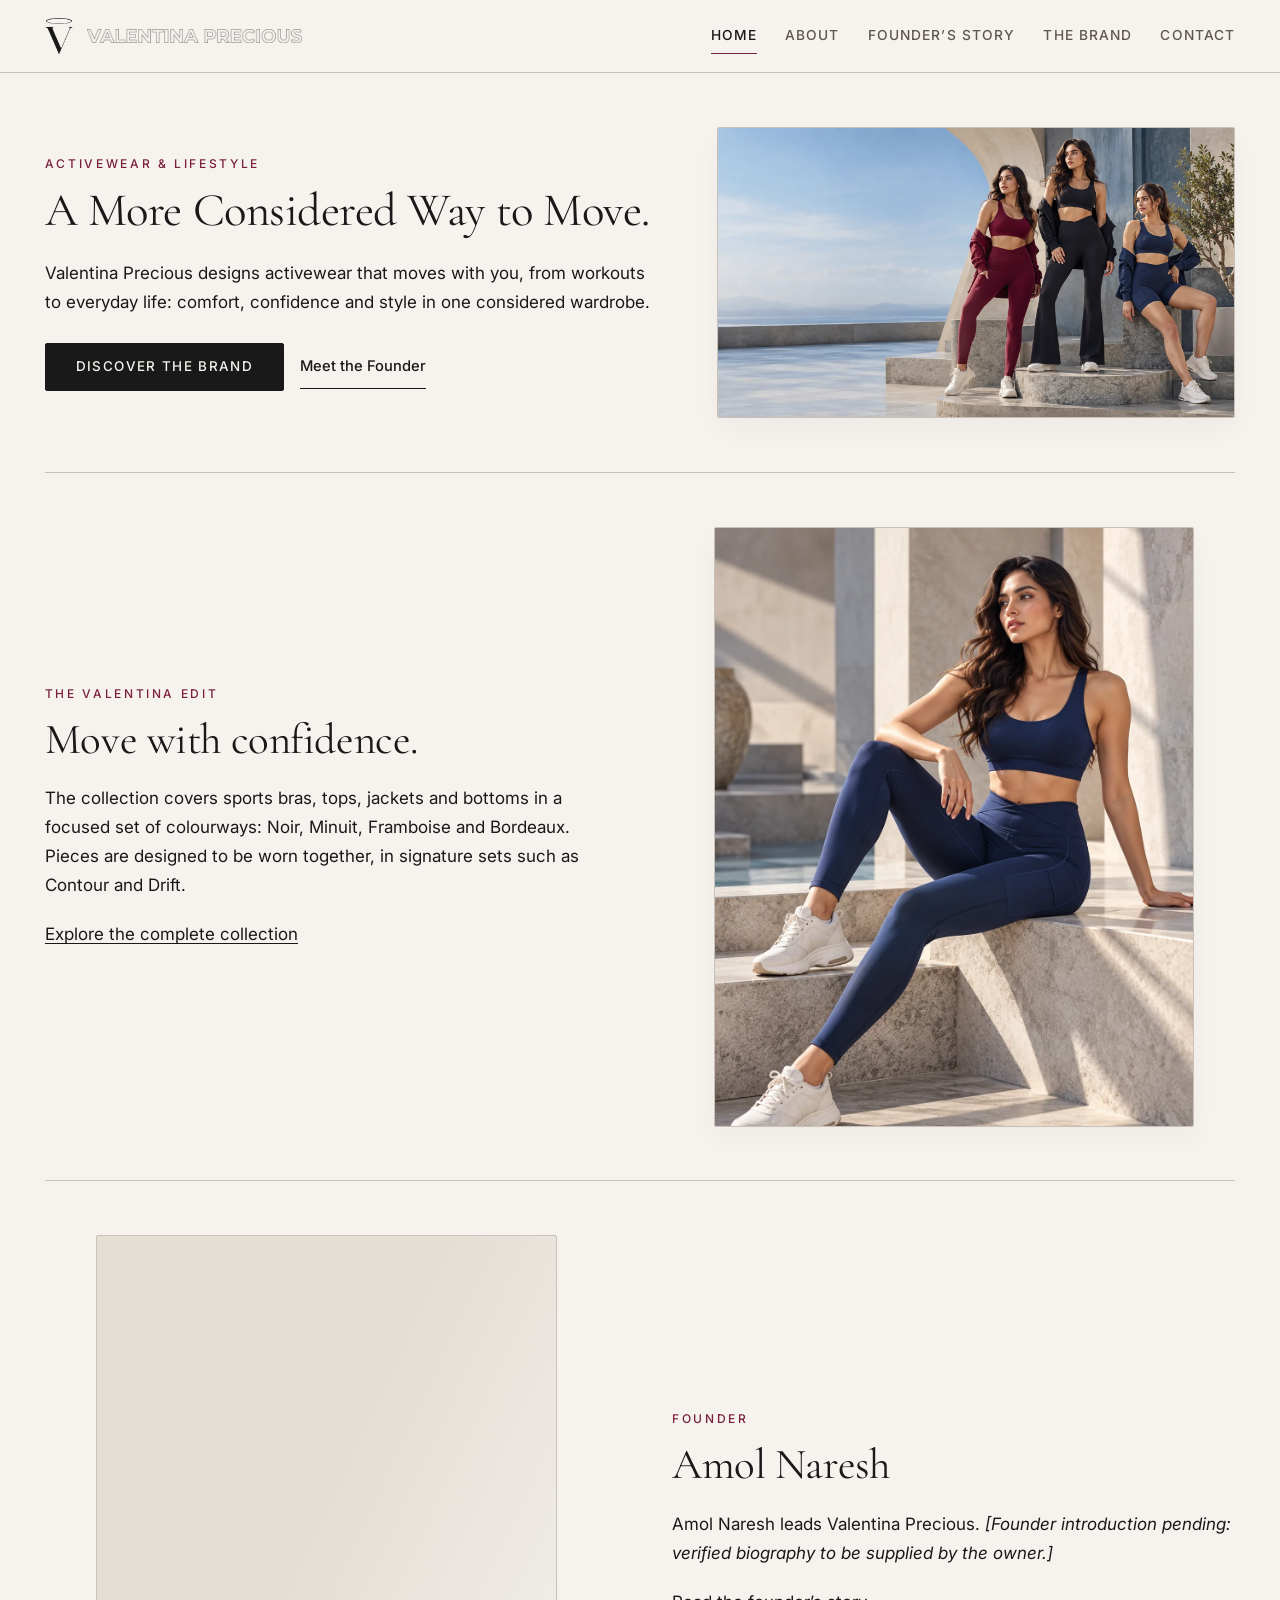
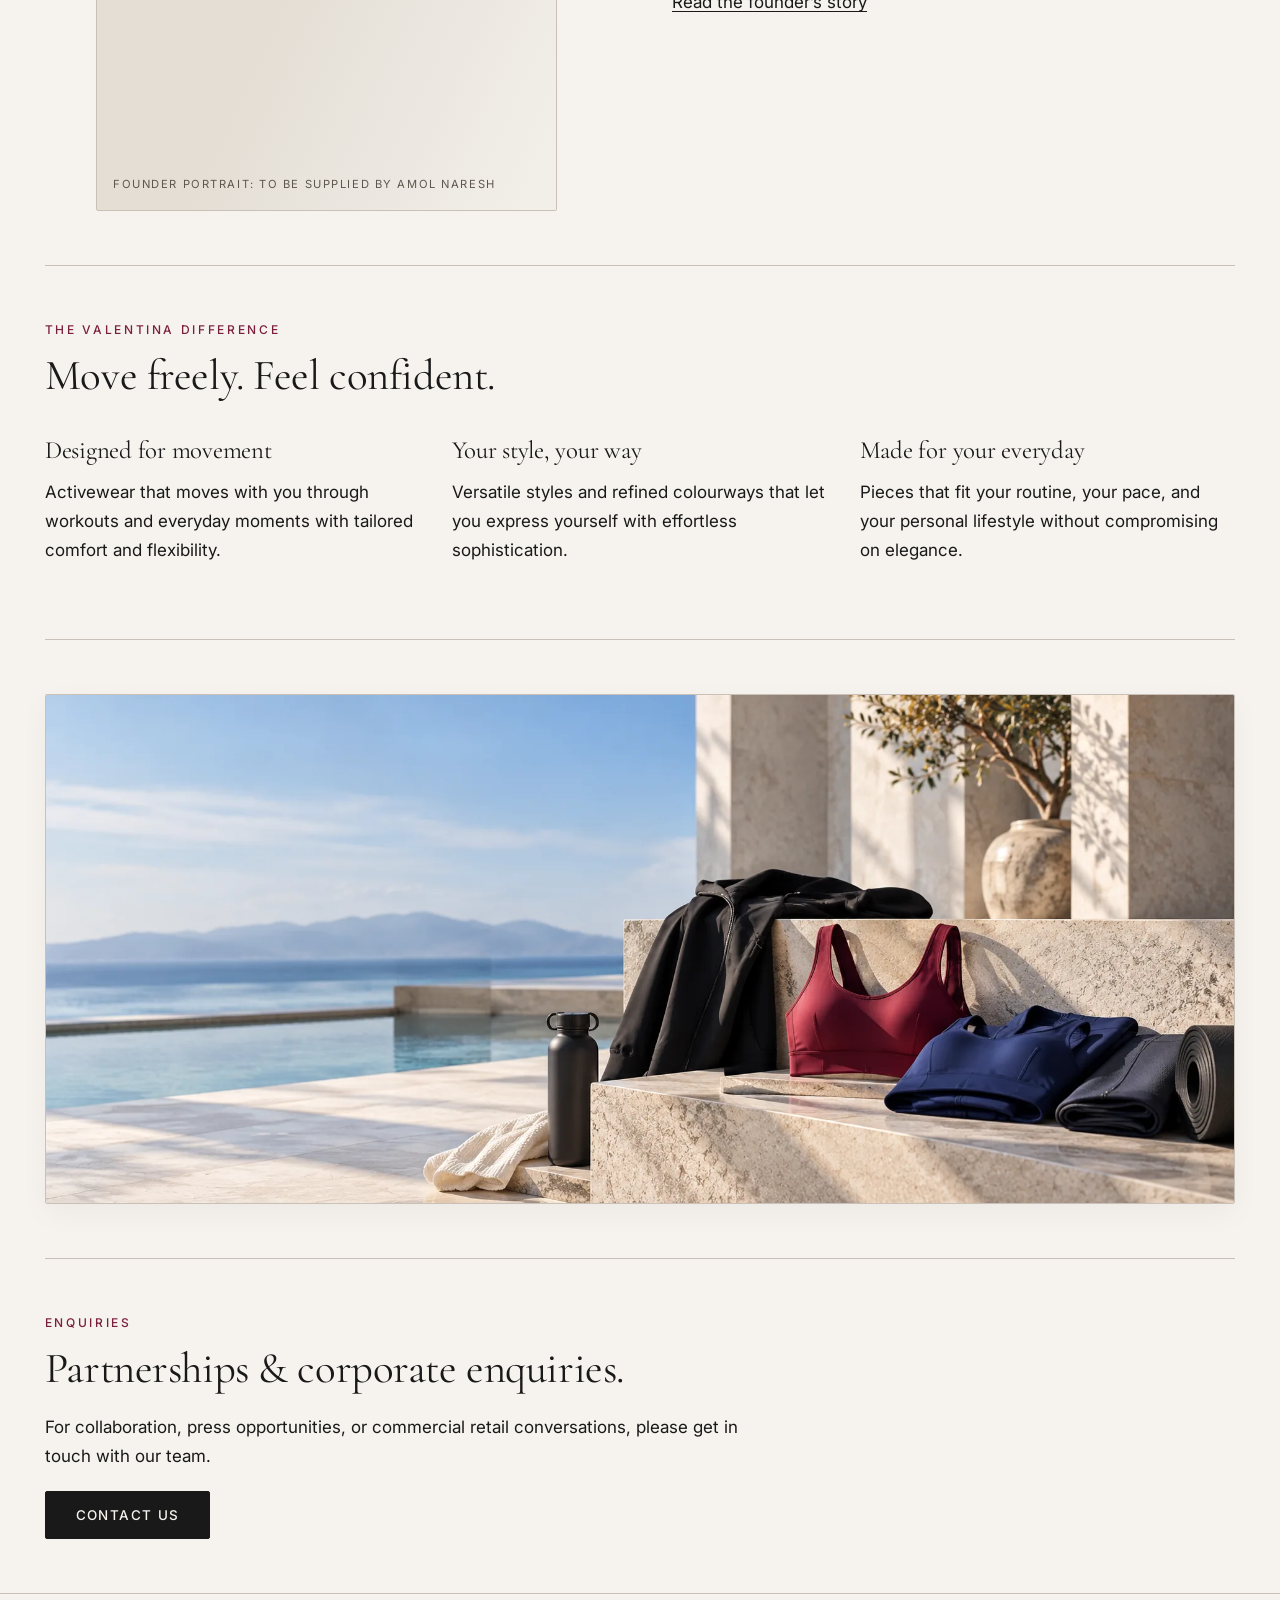
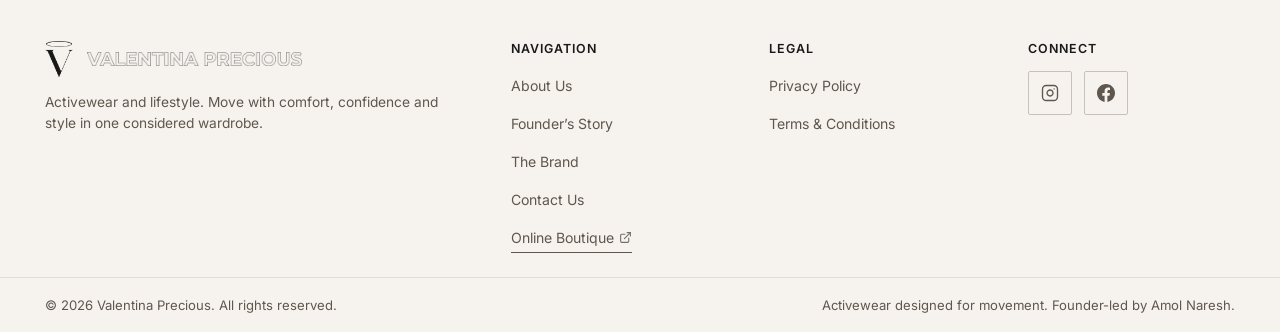
<file: Valentina Precious.html>
<!DOCTYPE html>
<html lang="en">
<head>
  <meta charset="utf-8">
  <meta http-equiv="refresh" content="0; url=index.html">
  <title>Redirecting to Valentina Precious…</title>
  <link rel="canonical" href="index.html">
  <script>
    window.location.replace("index.html" + window.location.hash);
  </script>
</head>
<body style="font-family: system-ui, sans-serif; padding: 40px; text-align: center; background: #F6F3EE; color: #191919;">
  <p>The Valentina Precious website has been modularized and upgraded.</p>
  <p><a href="index.html" style="color: #7A1F3D; font-weight: 500;">Click here if you are not automatically redirected to index.html</a></p>
</body>
</html>
</file>
<file: assets/css/main.css>
/* ==========================================================================
   Valentina Precious — Corporate & Lifestyle Design System
   main.css: Foundations, Design System Tokens, Resets, Typography & Grid
   ========================================================================== */

:root {
  /* Design System Color Tokens (Light Mode - Premium Editorial Ivory & Berry) */
  --color-background: #F6F3EE;
  --color-surface: #FCFBF8;
  --color-text: #191919;
  --color-muted: #5F574E;
  --color-border: #C9C1B7;
  --color-border-subtle: rgba(201, 193, 183, 0.45);
  --color-accent: #7A1F3D;
  --color-accent-hover: #5E162E;
  --color-placeholder: #E4DED5;

  /* Aliases for backwards compatibility */
  --bg: var(--color-background);
  --bg2: var(--color-surface);
  --ink: var(--color-text);
  --mute: var(--color-muted);
  --line: var(--color-border);
  --acc: var(--color-accent);
  --acc-hover: var(--color-accent-hover);
  --ph: var(--color-placeholder);

  /* Typography Stack */
  --font-serif: "Cormorant Garamond", Georgia, "Times New Roman", serif;
  --font-sans: Inter, system-ui, -apple-system, BlinkMacSystemFont, "Segoe UI", Roboto, sans-serif;

  /* Layout & Container Tokens */
  --container-width: 1320px;
  --max-width: var(--container-width);
  --space-section: clamp(2.25rem, 4.2vw, 4.5rem);
  --space-content: clamp(1.25rem, 3.5vw, 2.5rem);
  --pad: clamp(16px, 3.5vw, 48px);
  --header-height: 72px;

  /* Component Dimensions */
  --button-height: 48px;
  --input-height: 48px;
  --icon-size-sm: 13px;
  --icon-size-md: 18px;
  --icon-size-lg: 20px;
  --radius-small: 2px;
  --radius-medium: 4px;

  /* Motion & Animation Timings */
  --ease-editorial: cubic-bezier(0.2, 0.7, 0.2, 1);
  --transition-standard: 180ms var(--ease-editorial);
  --transition-smooth: 320ms var(--ease-editorial);
  --transition-slow: 750ms var(--ease-editorial);

  box-sizing: border-box;
  padding-top: env(safe-area-inset-top, 0px);
  padding-bottom: env(safe-area-inset-bottom, 0px);
}

/* Dark Mode Tokens (Luxury Obsidian & Soft Rose) */
@media (prefers-color-scheme: dark) {
  :root:not([data-theme="light"]) {
    --color-background: #171513;
    --color-surface: #1F1C19;
    --color-text: #F1ECE4;
    --color-muted: #B3AA9E;
    --color-border: #4A443D;
    --color-border-subtle: rgba(74, 68, 61, 0.5);
    --color-accent: #E0A3B6;
    --color-accent-hover: #F2C1CF;
    --color-placeholder: #2A2622;
    color-scheme: dark;
  }
}

:root[data-theme="dark"] {
  --color-background: #171513;
  --color-surface: #1F1C19;
  --color-text: #F1ECE4;
  --color-muted: #B3AA9E;
  --color-border: #4A443D;
  --color-border-subtle: rgba(74, 68, 61, 0.5);
  --color-accent: #E0A3B6;
  --color-accent-hover: #F2C1CF;
  --color-placeholder: #2A2622;
  color-scheme: dark;
}

/* ==========================================================================
   CSS Reset & Base Rules
   ========================================================================== */
*, *::before, *::after {
  box-sizing: inherit;
}

html {
  scroll-behavior: smooth;
  scroll-padding-top: calc(env(safe-area-inset-top, 0px) + var(--header-height));
  -webkit-text-size-adjust: 100%;
}

body {
  margin: 0;
  background-color: var(--color-background);
  color: var(--color-text);
  font-family: var(--font-sans);
  font-size: clamp(15px, 0.35vw + 14px, 17px);
  line-height: 1.7;
  text-rendering: optimizeLegibility;
  -webkit-font-smoothing: antialiased;
  -moz-osx-font-smoothing: grayscale;
  transition: background-color var(--transition-smooth), color var(--transition-smooth);
}

/* Skip link for keyboard accessibility */
.skip-link {
  position: absolute;
  top: -999px;
  left: 16px;
  background: var(--color-surface);
  color: var(--color-text);
  padding: 12px 20px;
  border: 1px solid var(--color-accent);
  font-weight: 500;
  z-index: 1000;
  text-decoration: none;
  transition: top 0.2s ease;
}

.skip-link:focus {
  top: 16px;
}

/* Focus Visibility */
:focus-visible {
  outline: 2px solid var(--color-accent);
  outline-offset: 3px;
}

/* ==========================================================================
   Typography Foundations
   ========================================================================== */
h1, h2, h3, h4, h5, h6 {
  font-family: var(--font-serif);
  font-weight: 400;
  line-height: 1.12;
  margin: 0 0 0.5em;
  color: var(--color-text);
  overflow-wrap: break-word;
  word-break: break-word;
  letter-spacing: -0.01em;
  text-wrap: balance;
}

h1 {
  font-size: clamp(2.1rem, 2.4vw + 1rem, 3.65rem);
  line-height: 1.08;
}

h2 {
  font-size: clamp(1.75rem, 2.6vw + 0.6rem, 2.9rem);
  line-height: 1.12;
}

h3 {
  font-size: clamp(1.2rem, 1.1vw + 0.9rem, 1.55rem);
  line-height: 1.25;
}

p {
  margin: 0 0 1.2em;
  max-width: 65ch;
  color: inherit;
}

strong {
  font-weight: 600;
  color: var(--color-text);
}

em {
  font-style: italic;
}

a {
  color: inherit;
  text-decoration: none;
  transition: color var(--transition-standard);
}

img, svg {
  display: block;
  max-width: 100%;
  height: auto;
}

/* ==========================================================================
   Structural Layout Foundations
   ========================================================================== */
.wrap {
  width: 100%;
  max-width: var(--container-width);
  margin-inline: auto;
  padding-inline: var(--pad);
}

main {
  display: block;
  min-height: 70vh;
}

section {
  padding-block: var(--space-section);
  border-bottom: 1px solid var(--color-border);
}

section:last-of-type {
  border-bottom: none;
}

/* Grid Layouts */
.grid {
  display: grid;
  grid-template-columns: repeat(2, minmax(0, 1fr));
  gap: clamp(28px, 5vw, 76px);
  align-items: center;
}

.grid.top {
  align-items: start;
}

.grid.w {
  grid-template-columns: minmax(0, 1.08fr) minmax(0, 0.92fr);
}

.grid > * {
  min-width: 0;
}

/* Eyebrow & Notes */
.eyebrow {
  font-size: 0.75rem;
  letter-spacing: 0.22em;
  text-transform: uppercase;
  color: var(--color-accent);
  margin-bottom: 0.9em;
  font-weight: 500;
}

.note {
  border-left: 2px solid var(--color-accent);
  padding: 10px 18px;
  color: var(--color-muted);
  font-size: 0.9rem;
  margin: 1.5em 0;
  background: color-mix(in srgb, var(--color-accent) 5%, transparent);
  border-radius: 0 var(--radius-small) var(--radius-small) 0;
}

/* View Manager State (Hash-based router with graceful fallback) */
.view {
  display: none;
}

.view.on {
  display: block;
}

/* Progressive enhancement: if JS is disabled, show content gracefully */
html:not(.js) .view {
  display: block;
  margin-bottom: 48px;
}

@media (prefers-reduced-motion: no-preference) {
  .view.on {
    animation: fadeInView 0.35s var(--ease-editorial);
  }

  @keyframes fadeInView {
    from {
      opacity: 0;
      transform: translateY(4px);
    }
    to {
      opacity: 1;
      transform: translateY(0);
    }
  }
}
</file>
<file: assets/css/components.css>
/* ==========================================================================
   Valentina Precious — Corporate & Lifestyle Design System
   components.css: Reusable UI Components, Header, Buttons, Cards, Forms & Footer
   ========================================================================== */

/* ==========================================================================
   1. Header & Primary Navigation
   ========================================================================== */
header {
  position: sticky;
  top: env(safe-area-inset-top, 0px);
  background-color: var(--color-background);
  border-bottom: 1px solid var(--color-border);
  z-index: 100;
  transition: box-shadow var(--transition-smooth), background-color var(--transition-smooth);
}

header.scrolled {
  box-shadow: 0 10px 30px -15px rgba(0, 0, 0, 0.45);
  background-color: color-mix(in srgb, var(--color-background) 95%, transparent);
  backdrop-filter: blur(12px);
  -webkit-backdrop-filter: blur(12px);
}

.bar {
  display: flex;
  align-items: center;
  justify-content: space-between;
  gap: 16px;
  min-height: var(--header-height);
  padding-block: 10px;
  transition: padding var(--transition-smooth);
}

header.scrolled .bar {
  min-height: calc(var(--header-height) - 10px);
  padding-block: 6px;
}

/* Brand Identity Lockup */
.brand-lockup {
  display: inline-flex;
  align-items: center;
  gap: clamp(10px, 2vw, 14px);
  text-decoration: none;
  color: var(--color-text);
  flex-shrink: 0;
  transition: opacity var(--transition-standard);
}

.brand-lockup:hover {
  opacity: 0.88;
}

.brand-monogram {
  width: 28px;
  height: 36px;
  flex-shrink: 0;
  object-fit: contain;
}

.brand-wordmark {
  height: 16px;
  width: auto;
  max-width: clamp(130px, 32vw, 215px);
  object-fit: contain;
}

/* Desktop Header Navigation */
#nav ul {
  display: flex;
  align-items: center;
  gap: clamp(14px, 2.2vw, 32px);
  list-style: none;
  margin: 0;
  padding: 0;
}

#nav a {
  position: relative;
  font-size: 0.86rem;
  letter-spacing: 0.08em;
  text-transform: uppercase;
  color: var(--color-muted);
  padding: 10px 0;
  display: inline-flex;
  align-items: center;
  white-space: nowrap;
  font-weight: 500;
  transition: color var(--transition-standard);
}

#nav a::after {
  content: "";
  position: absolute;
  left: 0;
  right: 0;
  bottom: 4px;
  height: 1px;
  background-color: var(--color-accent);
  transform: scaleX(0);
  transform-origin: left;
  transition: transform var(--transition-smooth);
}

#nav a:hover {
  color: var(--color-text);
}

#nav a:hover::after,
#nav a[aria-current="page"]::after {
  transform: scaleX(1);
}

#nav a[aria-current="page"] {
  color: var(--color-text);
}

/* Mobile Menu Button */
#mb {
  display: none;
  min-height: 44px;
  min-width: 44px;
  padding: 8px 14px;
  background: transparent;
  border: 1px solid var(--color-border);
  color: var(--color-text);
  font-family: inherit;
  font-size: 0.84rem;
  letter-spacing: 0.08em;
  text-transform: uppercase;
  border-radius: var(--radius-small);
  cursor: pointer;
  align-items: center;
  gap: 8px;
  transition: border-color var(--transition-standard), background-color var(--transition-standard);
}

#mb:hover, #mb:focus-visible {
  border-color: var(--color-accent);
  background-color: color-mix(in srgb, var(--color-accent) 6%, transparent);
}

#mb .icon-close {
  display: none;
}

#mb[aria-expanded="true"] .icon-menu {
  display: none;
}

#mb[aria-expanded="true"] .icon-close {
  display: block;
}

/* ==========================================================================
   2. Unified Icon System
   ========================================================================== */
.icon-social {
  width: var(--icon-size-md);
  height: var(--icon-size-md);
  display: block;
  flex-shrink: 0;
}

.icon-ext {
  width: var(--icon-size-sm);
  height: var(--icon-size-sm);
  display: inline-block;
  vertical-align: middle;
  margin-left: 5px;
  flex-shrink: 0;
  opacity: 0.85;
}

.social-icon-group {
  display: inline-flex;
  align-items: center;
  gap: 12px;
}

.social-icon-btn {
  display: inline-flex;
  align-items: center;
  justify-content: center;
  width: 44px;
  height: 44px;
  border: 1px solid var(--color-border);
  border-radius: var(--radius-small);
  color: var(--color-text);
  background: transparent;
  transition: border-color var(--transition-standard),
              background-color var(--transition-standard),
              color var(--transition-standard),
              transform var(--transition-standard);
}

.social-icon-btn:hover {
  border-color: var(--color-accent);
  color: var(--color-accent);
  background-color: color-mix(in srgb, var(--color-accent) 8%, transparent);
  transform: translateY(-2px);
}

.social-icon-btn:focus-visible {
  outline: 2px solid var(--color-accent);
  outline-offset: 2px;
}

.brand-social-bar {
  display: flex;
  align-items: center;
  flex-wrap: wrap;
  gap: 16px;
  margin-top: 24px;
}

.brand-social-label {
  font-size: 0.9rem;
  color: var(--color-muted);
}

/* ==========================================================================
   3. Buttons and Interactive Links
   ========================================================================== */
.hero-actions {
  display: flex;
  align-items: center;
  flex-wrap: wrap;
  gap: 16px;
  margin-top: 26px;
}

.btn {
  display: inline-flex;
  align-items: center;
  justify-content: center;
  gap: 10px;
  min-height: var(--button-height);
  padding: 0 30px;
  background-color: var(--color-text);
  color: var(--color-background);
  text-decoration: none;
  font-family: var(--font-sans);
  font-size: 0.84rem;
  font-weight: 500;
  letter-spacing: 0.1em;
  text-transform: uppercase;
  border: 1px solid var(--color-text);
  border-radius: var(--radius-small);
  cursor: pointer;
  white-space: nowrap;
  transition: background-color var(--transition-smooth),
              color var(--transition-smooth),
              transform var(--transition-standard),
              box-shadow var(--transition-standard),
              border-color var(--transition-standard);
}

.btn:hover {
  background-color: var(--color-accent);
  border-color: var(--color-accent);
  color: #FFFFFF;
  transform: translateY(-2px);
  box-shadow: 0 10px 22px -8px rgba(0, 0, 0, 0.4);
}

.btn:active {
  transform: translateY(0);
}

.btn-secondary {
  background-color: transparent;
  color: var(--color-text);
  border: 1px solid var(--color-border);
}

.btn-secondary:hover {
  background-color: var(--color-text);
  color: var(--color-background);
  border-color: var(--color-text);
}

.lnk {
  display: inline-flex;
  align-items: center;
  gap: 6px;
  min-height: 44px;
  font-size: 0.92rem;
  font-weight: 500;
  padding: 6px 0;
  color: var(--color-text);
  background: linear-gradient(currentColor, currentColor) 0 100% / 100% 1px no-repeat;
  transition: background-size var(--transition-smooth), color var(--transition-standard);
}

.lnk:hover {
  color: var(--color-accent);
  background-size: 30% 1px;
}

.lnk-ext {
  display: inline-flex;
  align-items: center;
  font-size: 0.92rem;
  font-weight: 500;
  color: var(--color-text);
  background: linear-gradient(currentColor, currentColor) 0 100% / 100% 1px no-repeat;
  transition: background-size var(--transition-smooth), color var(--transition-standard);
}

.lnk-ext:hover {
  color: var(--color-accent);
  background-size: 35% 1px;
}

main p a {
  color: var(--color-text);
  background: linear-gradient(currentColor, currentColor) 0 100% / 100% 1px no-repeat;
  transition: background-size var(--transition-smooth), color var(--transition-standard);
}

main p a:hover {
  color: var(--color-accent);
  background-size: 35% 1px;
}

/* ==========================================================================
   4. Editorial Placeholders & Imagery
   ========================================================================== */
.ph {
  background-color: var(--color-placeholder);
  display: flex;
  flex-direction: column;
  justify-content: flex-end;
  padding: 16px;
  font-size: 0.72rem;
  letter-spacing: 0.12em;
  color: var(--color-muted);
  text-transform: uppercase;
  width: 100%;
  border: 1px solid var(--color-border);
  border-radius: var(--radius-small);
  position: relative;
  overflow: hidden;
  user-select: none;
}

.ph-caption {
  font-size: 0.7rem;
  letter-spacing: 0.14em;
  color: var(--color-muted);
  z-index: 2;
  position: relative;
}

/* Aspect Ratios */
.r169 {
  aspect-ratio: 16 / 9;
}

.r219 {
  aspect-ratio: 21 / 9;
}

.r45 {
  aspect-ratio: 4 / 5;
  max-width: min(100%, max(260px, calc(64vh * 0.8)));
  margin-inline: auto;
}

@media (prefers-reduced-motion: no-preference) {
  .ph {
    background: linear-gradient(
      115deg,
      var(--color-placeholder) 25%,
      color-mix(in srgb, var(--color-placeholder), var(--color-surface) 60%) 50%,
      var(--color-placeholder) 75%
    );
    background-size: 250% 100%;
    animation: placeholderShimmer 8s ease-in-out infinite;
  }

  @keyframes placeholderShimmer {
    0%, 100% {
      background-position: 100% 0;
    }
    50% {
      background-position: 0 0;
    }
  }
}

/* ==========================================================================
   5. Product Cards & Pills
   ========================================================================== */
.cards {
  display: grid;
  grid-template-columns: repeat(auto-fill, minmax(min(100%, 250px), 1fr));
  gap: clamp(20px, 2.5vw, 32px);
  margin-top: 36px;
}

.difference-cards {
  grid-template-columns: repeat(auto-fit, minmax(min(100%, 260px), 1fr));
}

.card {
  text-decoration: none;
  display: flex;
  flex-direction: column;
  color: inherit;
  min-width: 0;
  transition: transform var(--transition-standard);
}

.card-media {
  aspect-ratio: 4 / 5;
  width: 100%;
  overflow: hidden;
  border: 1px solid var(--color-border);
  border-radius: var(--radius-small);
  background-color: var(--color-surface);
  position: relative;
  transition: transform var(--transition-smooth), box-shadow var(--transition-smooth), border-color var(--transition-smooth);
}

.card-media img {
  width: 100%;
  height: 100%;
  object-fit: cover;
  display: block;
  transition: transform 0.5s var(--ease-editorial);
}

.card:hover .card-media,
.card:focus-visible .card-media {
  transform: translateY(-5px);
  box-shadow: 0 18px 32px -18px rgba(0, 0, 0, 0.45);
  border-color: var(--color-accent);
}

.card:hover .card-media img,
.card:focus-visible .card-media img {
  transform: scale(1.04);
}

.card .ph {
  aspect-ratio: 4 / 5;
  transition: transform var(--transition-smooth), box-shadow var(--transition-smooth), border-color var(--transition-smooth);
}

.card:hover .ph,
.card:focus-visible .ph {
  transform: translateY(-5px);
  box-shadow: 0 18px 32px -18px rgba(0, 0, 0, 0.45);
  border-color: var(--color-accent);
}

.card h3 {
  margin: 16px 0 4px;
  font-size: 1.25rem;
  transition: color var(--transition-standard);
}

.card:hover h3 {
  color: var(--color-accent);
}

.card span {
  display: block;
  font-size: 0.86rem;
  color: var(--color-muted);
}

.hero-media {
  aspect-ratio: 16 / 9;
  width: 100%;
  overflow: hidden;
  border: 1px solid var(--color-border);
  border-radius: var(--radius-small);
  background-color: var(--color-surface);
  box-shadow: 0 10px 30px rgba(0, 0, 0, 0.04);
}

.hero-media img {
  width: 100%;
  height: 100%;
  object-fit: cover;
  display: block;
}

.philosophy-media {
  aspect-ratio: 4 / 5;
  width: 100%;
  max-width: min(100%, 480px);
  margin-inline: auto;
  overflow: hidden;
  border: 1px solid var(--color-border);
  border-radius: var(--radius-small);
  background-color: var(--color-surface);
  box-shadow: 0 10px 30px rgba(0, 0, 0, 0.04);
}

.philosophy-media img {
  width: 100%;
  height: 100%;
  object-fit: cover;
  display: block;
}

.banner-media {
  aspect-ratio: 21 / 9;
  width: 100%;
  overflow: hidden;
  border: 1px solid var(--color-border);
  border-radius: var(--radius-small);
  background-color: var(--color-surface);
  box-shadow: 0 10px 30px rgba(0, 0, 0, 0.04);
}

.banner-media img {
  width: 100%;
  height: 100%;
  object-fit: cover;
  display: block;
}

.brand-feature-media {
  aspect-ratio: 16 / 9;
  width: 100%;
  overflow: hidden;
  border: 1px solid var(--color-border);
  border-radius: var(--radius-small);
  background-color: var(--color-surface);
}

.brand-feature-media img {
  width: 100%;
  height: 100%;
  object-fit: cover;
  display: block;
}

.pills {
  display: flex;
  flex-wrap: wrap;
  gap: 10px;
  margin: 0 0 1.6em;
  padding: 0;
  list-style: none;
}

.pills li {
  border: 1px solid var(--color-border);
  border-radius: var(--radius-small);
  padding: 6px 16px;
  font-size: 0.84rem;
  letter-spacing: 0.04em;
  color: var(--color-muted);
  transition: background-color var(--transition-standard), color var(--transition-standard), border-color var(--transition-standard);
}

.pills li:hover {
  background-color: var(--color-text);
  color: var(--color-background);
  border-color: var(--color-text);
}

/* ==========================================================================
   6. Contact Page & Form Architecture (Compact & Viewport-Friendly)
   ========================================================================== */
#v-contact section {
  padding-block: clamp(24px, 4vh, 44px);
}

#v-contact .eyebrow {
  margin-bottom: 0.4em;
}

#v-contact h1 {
  margin: 0 0 0.4em;
  font-size: clamp(2rem, 3.2vw, 2.7rem);
}

.contact-sub {
  margin: 0 0 1.5rem;
  font-size: 0.94rem;
  line-height: 1.55;
  color: var(--color-muted);
}

.contact-layout {
  display: grid;
  grid-template-columns: minmax(0, 1.25fr) minmax(0, 0.75fr);
  gap: clamp(28px, 4vw, 56px);
  align-items: start;
}

.contact-form-col {
  min-width: 0;
}

.contact-sidebar {
  min-width: 0;
  display: flex;
  flex-direction: column;
  gap: 20px;
  padding-top: 6px;
}

.contact-sidebar-block h3 {
  margin: 0 0 6px;
  font-size: 1.1rem;
  font-weight: 500;
}

.contact-sidebar-block p {
  margin: 0 0 8px;
  font-size: 0.88rem;
  line-height: 1.5;
  color: var(--color-muted);
}

.contact-verification-note {
  margin-top: 0;
  padding: 12px 16px;
  font-size: 0.82rem;
  line-height: 1.5;
}

.form-group {
  margin-bottom: 16px;
}

label {
  display: block;
  font-size: 0.84rem;
  font-weight: 500;
  letter-spacing: 0.03em;
  margin: 0 0 6px;
  color: var(--color-text);
}

input, select, textarea {
  width: 100%;
  box-sizing: border-box;
  min-height: 46px;
  padding: 11px 14px;
  border: 1px solid var(--color-border);
  background-color: var(--color-surface);
  color: var(--color-text);
  font-family: inherit;
  font-size: 0.92rem;
  border-radius: var(--radius-small);
  transition: border-color var(--transition-standard), box-shadow var(--transition-standard);
}

input:focus, select:focus, textarea:focus {
  border-color: var(--color-accent);
  box-shadow: 0 0 0 3px color-mix(in srgb, var(--color-accent) 20%, transparent);
  outline: 0;
}

textarea {
  resize: vertical;
  min-height: 105px;
  height: 110px;
  max-height: 220px;
  line-height: 1.55;
}

.err {
  color: #B3261E;
  font-size: 0.78rem;
  min-height: 0;
  margin-top: 3px;
  display: block;
  line-height: 1.3;
}

.err:empty {
  display: none;
}

@media (prefers-color-scheme: dark) {
  .err {
    color: #FF8A80;
  }
}

.hp {
  position: absolute;
  left: -9999px;
  opacity: 0;
  pointer-events: none;
}

.form-submit-row {
  display: flex;
  align-items: center;
  gap: 18px;
  margin-top: 14px;
  flex-wrap: wrap;
}

.form-submit-row .btn {
  min-height: 46px;
  padding: 12px 32px;
  font-size: 0.88rem;
}

.form-privacy-hint {
  font-size: 0.8rem;
  color: var(--color-muted);
}

.form-status {
  padding: 10px 14px;
  margin-top: 10px;
  font-size: 0.85rem;
  border-left: 3px solid var(--color-accent);
  border-radius: 0 var(--radius-small) var(--radius-small) 0;
  background: color-mix(in srgb, var(--color-accent) 6%, transparent);
  line-height: 1.5;
}

.form-status[hidden] {
  display: none;
}

/* ==========================================================================
   7. Reusable Footer Architecture (Vertical Column Flow)
   ========================================================================== */
footer {
  border-top: 1px solid var(--color-border);
  background-color: var(--color-background);
}

.fg {
  display: grid;
  grid-template-columns: 2fr 1fr 1fr 1fr;
  gap: clamp(24px, 4vw, 56px);
  padding-block: clamp(28px, 4vw, 44px) 24px;
  font-size: 0.9rem;
  color: var(--color-muted);
}

.footer-col {
  min-width: 0;
  display: flex;
  flex-direction: column;
  align-items: flex-start;
}

.footer-col-title {
  display: block;
  margin-bottom: 12px;
  color: var(--color-text);
  letter-spacing: 0.08em;
  text-transform: uppercase;
  font-size: 0.78rem;
  font-weight: 600;
}

.footer-col ul {
  display: flex !important;
  flex-direction: column !important;
  align-items: flex-start !important;
  gap: 8px !important;
  list-style: none !important;
  padding: 0 !important;
  margin: 0 !important;
  width: 100% !important;
}

.footer-col li {
  display: block !important;
  width: auto !important;
  border: none !important;
  margin: 0 !important;
  padding: 0 !important;
}

.footer-col a {
  display: inline-flex !important;
  align-items: center !important;
  padding: 3px 0 !important;
  color: var(--color-muted) !important;
  font-size: 0.88rem !important;
  font-weight: 400 !important;
  letter-spacing: normal !important;
  text-transform: none !important;
  white-space: normal !important;
  min-height: unset !important;
  position: static !important;
  transition: color var(--transition-standard) !important;
}

.footer-col a:hover {
  color: var(--color-text) !important;
}

.footer-col a::after {
  display: none !important;
  content: none !important;
}

.footer-statement {
  margin-top: 12px;
  max-width: 44ch;
  line-height: 1.5;
  font-size: 0.86rem;
}

.footer-bottom {
  border-top: 1px solid var(--color-border-subtle);
  padding-block: 16px;
  font-size: 0.82rem;
  color: var(--color-muted);
  display: flex;
  justify-content: space-between;
  align-items: center;
  flex-wrap: wrap;
  gap: 12px;
}

/* ==========================================================================
   8. Scroll Reveal Animations
   ========================================================================== */
.js .rv {
  opacity: 0;
  transform: translateY(20px);
  transition: opacity 0.75s var(--ease-editorial), transform 0.75s var(--ease-editorial);
}

.js .rv.in {
  opacity: 1;
  transform: none;
}

@media (prefers-reduced-motion: reduce) {
  .js .rv {
    opacity: 1;
    transform: none;
    transition: none;
  }
  * {
    animation-duration: 0.01ms !important;
    animation-iteration-count: 1 !important;
    transition-duration: 0.01ms !important;
    scroll-behavior: auto !important;
  }
}
</file>
<file: assets/css/responsive.css>
/* ==========================================================================
   Valentina Precious — Corporate & Lifestyle Design System
   responsive.css: Comprehensive Viewport Refinement (320px to 1920px)
   ========================================================================== */

/* ==========================================================================
   1. Ultra-Wide & Large Desktop Displays (>= 1600px, 1920px)
   ========================================================================== */
@media (min-width: 1600px) {
  :root {
    --container-width: 1360px;
    --pad: 52px;
  }

  body {
    font-size: 17px;
  }
}

@media (min-width: 1920px) {
  :root {
    --container-width: 1380px;
    --pad: 56px;
  }
}

/* ==========================================================================
   2. Small Desktop & Large Laptops (1024px - 1280px)
   ========================================================================== */
@media (max-width: 1200px) {
  .grid.w {
    grid-template-columns: minmax(0, 1.08fr) minmax(0, 0.92fr);
    gap: 40px;
  }

  .fg {
    grid-template-columns: 1.5fr 1fr 1fr 1fr;
    gap: 32px;
  }
}

/* ==========================================================================
   3. Tablet & Mobile Navigation Breakpoint (<= 960px)
   ========================================================================== */
@media (max-width: 960px) {
  #mb {
    display: inline-flex;
  }

  #nav {
    display: none;
    position: absolute;
    left: 0;
    right: 0;
    top: 100%;
    background-color: var(--color-background);
    border-bottom: 1px solid var(--color-border);
    padding: 16px var(--pad) 24px;
    max-height: calc(85dvh - var(--header-height));
    overflow-y: auto;
    box-shadow: 0 16px 36px -10px rgba(0, 0, 0, 0.45);
    z-index: 99;
  }

  #nav.open {
    display: block;
    animation: slideDownMenu 0.28s var(--ease-editorial);
  }

  @keyframes slideDownMenu {
    from {
      opacity: 0;
      transform: translateY(-8px);
    }
    to {
      opacity: 1;
      transform: translateY(0);
    }
  }

  #nav ul {
    flex-direction: column;
    align-items: flex-start;
    gap: 0;
    width: 100%;
  }

  #nav li {
    width: 100%;
    border-bottom: 1px solid var(--color-border-subtle);
  }

  #nav li:last-child {
    border-bottom: none;
  }

  #nav a {
    min-height: 48px;
    width: 100%;
    display: flex;
    align-items: center;
    padding: 12px 0;
    font-size: 0.95rem;
    letter-spacing: 0.08em;
  }

  #nav a::after {
    display: none;
  }

  #nav a[aria-current="page"] {
    color: var(--color-accent);
    font-weight: 600;
  }

  .fg {
    grid-template-columns: repeat(2, minmax(0, 1fr));
    gap: 36px;
  }
}

/* ==========================================================================
   4. Portrait Tablets & Mobile Devices (<= 768px)
   ========================================================================== */
@media (max-width: 768px) {
  .grid, .grid.w {
    grid-template-columns: minmax(0, 1fr);
    gap: 40px;
  }

  .r45 {
    max-width: min(100%, 420px);
  }

  .banner-media {
    aspect-ratio: 16 / 9;
  }

  .philosophy-media {
    max-width: 100%;
  }

  .contact-layout {
    grid-template-columns: minmax(0, 1fr);
    gap: 24px;
  }

  .contact-sidebar {
    padding-top: 24px;
    border-top: 1px solid var(--color-border);
  }

  .footer-bottom {
    flex-direction: column;
    align-items: flex-start;
    gap: 8px;
  }
}

/* ==========================================================================
   5. Compact Mobile Viewports (<= 600px)
   ========================================================================== */
@media (max-width: 600px) {
  .fg {
    grid-template-columns: minmax(0, 1fr);
    gap: 30px;
    padding-block: 36px 24px;
  }

  .cards {
    grid-template-columns: repeat(auto-fill, minmax(min(100%, 220px), 1fr));
    gap: 20px;
  }

  .pills {
    gap: 8px;
  }

  .pills li {
    padding: 6px 12px;
    font-size: 0.8rem;
  }
}

/* ==========================================================================
   6. Standard Mobile Devices (<= 430px, 390px, 375px, 360px)
   ========================================================================== */
@media (max-width: 480px) {
  :root {
    --pad: 18px;
  }

  .hero-actions {
    flex-direction: column;
    align-items: stretch;
    gap: 12px;
  }

  .btn {
    width: 100%;
    min-height: var(--button-height);
    text-align: center;
    justify-content: center;
  }

  .lnk {
    width: 100%;
    text-align: center;
    justify-content: center;
    margin-left: 0;
    min-height: 44px;
  }

  .cards, .difference-cards {
    grid-template-columns: minmax(0, 1fr);
    gap: 24px;
  }

  .brand-wordmark {
    max-width: 160px;
  }

  .brand-social-bar {
    flex-direction: column;
    align-items: flex-start;
    gap: 10px;
  }
}

@media (max-width: 375px) {
  :root {
    --pad: 16px;
  }

  h1 {
    font-size: 2.05rem;
  }

  h2 {
    font-size: 1.65rem;
  }

  .brand-wordmark {
    max-width: 140px;
  }

  .brand-monogram {
    width: 24px;
    height: 32px;
  }

  #mb {
    padding: 6px 12px;
    font-size: 0.8rem;
    gap: 6px;
  }
}

/* ==========================================================================
   7. Small Mobile Devices (<= 320px)
   ========================================================================== */
@media (max-width: 320px) {
  :root {
    --pad: 12px;
  }

  h1 {
    font-size: 1.85rem;
  }

  h2 {
    font-size: 1.48rem;
  }

  .bar {
    gap: 8px;
  }

  .brand-wordmark {
    max-width: 120px;
  }

  .brand-monogram {
    width: 22px;
    height: 28px;
  }

  #mb {
    padding: 6px 8px;
    font-size: 0.76rem;
  }

  #mb span:not([aria-hidden]) {
    display: none; /* Icon-only at 320px to prevent header overflow */
  }

  .note {
    padding: 8px 12px;
    font-size: 0.84rem;
  }
}

/* ==========================================================================
   8. Viewport Height Adjustments
   ========================================================================== */
@media (min-width: 960px) and (max-height: 850px) {
  .r45 {
    max-width: max(220px, calc(50vh * 0.8));
  }

  section {
    padding-block: clamp(28px, 4.2vh, 48px);
  }
}
</file>
